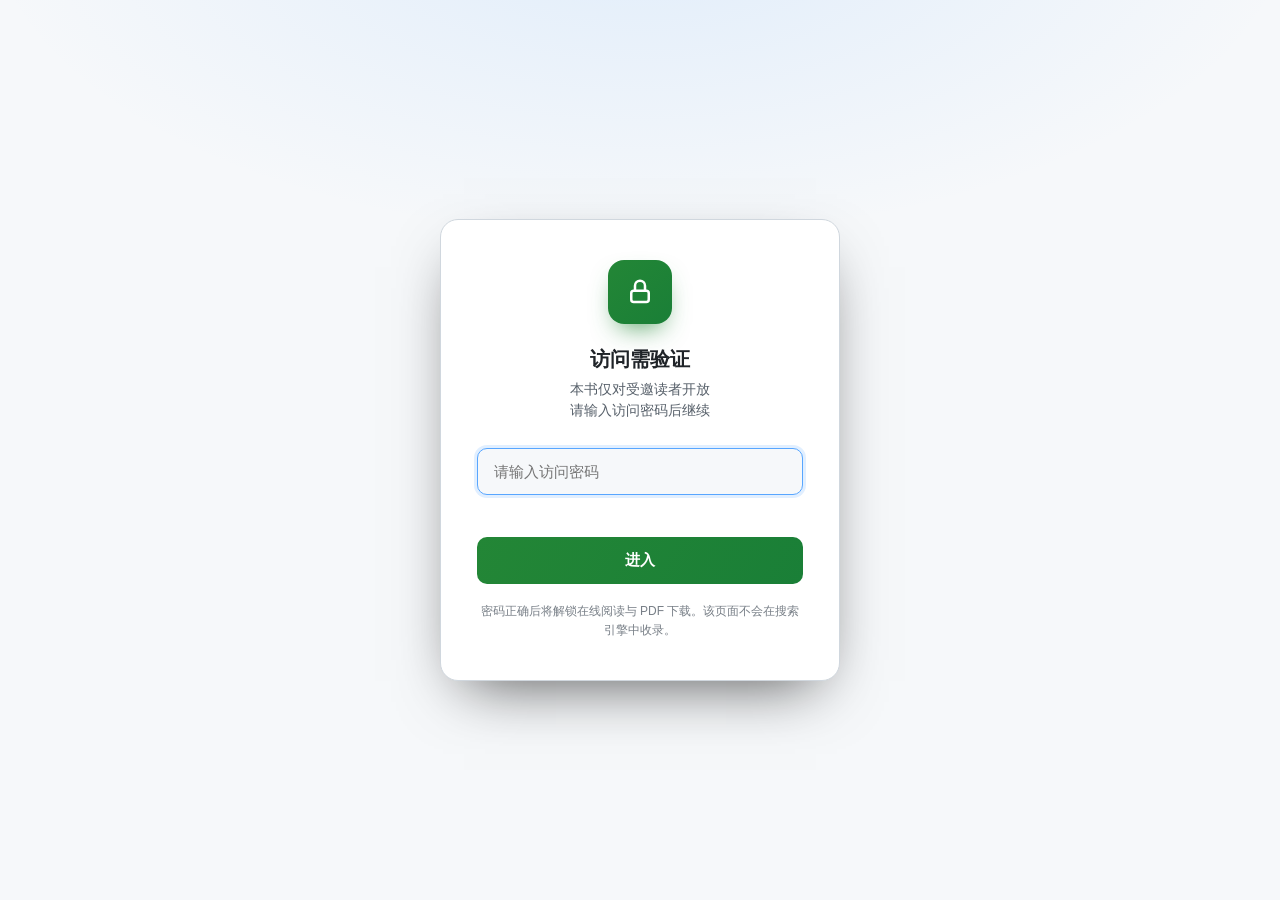
<file: index.html>
<!DOCTYPE html>
<html lang="zh-CN">
<head>
<meta charset="UTF-8">
<meta name="viewport" content="width=device-width, initial-scale=1.0">
<title>访问验证 · Build a Reasoning Model</title>
<meta name="robots" content="noindex, nofollow">
<style>
  :root{
    --bg:#0d1117; --card:#161b22; --border:#30363d; --fg:#e6edf3;
    --muted:#8b949e; --accent:#58a6ff; --accent2:#3fb950; --pdf:#f85149; --err:#f85149;
  }
  *{box-sizing:border-box;margin:0;padding:0}
  body{font-family:-apple-system,BlinkMacSystemFont,"Segoe UI","PingFang SC","Microsoft YaHei",Roboto,Helvetica,Arial,sans-serif;
    background:radial-gradient(1100px 550px at 50% -10%, rgba(88,166,255,.14), transparent 60%), var(--bg);
    color:var(--fg);min-height:100vh;display:flex;align-items:center;justify-content:center;padding:24px;}
  .gate{width:100%;max-width:400px;background:var(--card);border:1px solid var(--border);border-radius:18px;padding:40px 36px;text-align:center;
    box-shadow:0 24px 60px -24px rgba(0,0,0,.7)}
  .lock{width:64px;height:64px;margin:0 auto 22px;border-radius:16px;display:flex;align-items:center;justify-content:center;
    background:linear-gradient(135deg,#238636,#1a7f37);box-shadow:0 12px 26px -10px rgba(35,134,54,.8)}
  .lock svg{width:30px;height:30px;stroke:#fff;fill:none;stroke-width:2;stroke-linecap:round;stroke-linejoin:round}
  h1{font-size:20px;font-weight:700;margin-bottom:6px}
  p.sub{color:var(--muted);font-size:13.5px;margin-bottom:26px;line-height:1.6}
  form{display:flex;flex-direction:column;gap:12px}
  .field{position:relative}
  .field input{width:100%;padding:14px 16px;background:var(--bg);border:1px solid var(--border);border-radius:10px;color:var(--fg);
    font-size:15px;outline:none;transition:border-color .2s,box-shadow .2s}
  .field input:focus{border-color:var(--accent);box-shadow:0 0 0 3px rgba(88,166,255,.18)}
  button{width:100%;padding:14px;border:none;border-radius:10px;font-size:15px;font-weight:700;cursor:pointer;
    background:linear-gradient(120deg,#238636,#1a7f37);color:#fff;transition:transform .15s,box-shadow .2s}
  button:hover{background:linear-gradient(120deg,#2ea043,#238636);transform:translateY(-1px)}
  .err{color:var(--err);font-size:13px;min-height:18px;font-weight:600}
  .err+.err-slot{display:none}
  .hint{color:var(--muted);font-size:12px;margin-top:18px;line-height:1.6;opacity:.8}
  /* error shake */
  @keyframes shake{10%,90%{transform:translateX(-2px)}20%,80%{transform:translateX(4px)}30%,50%,70%{transform:translateX(-6px)}40%,60%{transform:translateX(6px)}}
  .shake{animation:shake .5s}
  /* post-login */
  .unlocked{display:none}
  .unlocked.on{display:block;animation:fadeIn .4s ease}
  @keyframes fadeIn{from{opacity:0;transform:translateY(8px)}to{opacity:1;transform:none}}
  .unlocked .ok{width:56px;height:56px;margin:0 auto 18px;border-radius:50%;display:flex;align-items:center;justify-content:center;
    background:linear-gradient(135deg,#2ea043,#238636);color:#fff;box-shadow:0 12px 26px -10px rgba(46,160,67,.9)}
  .unlocked h1{margin-bottom:18px}
  .unlocked .acts{display:flex;flex-direction:column;gap:12px}
  .unlocked a{display:block;padding:14px;border-radius:10px;text-decoration:none;font-weight:700;font-size:15px}
  .a-read{background:linear-gradient(120deg,#238636,#1a7f37);color:#fff}
  .a-read:hover{background:linear-gradient(120deg,#2ea043,#238636)}
  .a-pdf{background:var(--card);border:1px solid var(--border);color:var(--fg);display:flex;align-items:center;justify-content:center;gap:10px}
  .a-pdf:hover{border-color:var(--pdf);color:var(--pdf)}
  .pdf-tag{background:linear-gradient(135deg,var(--pdf),#b62324);color:#fff;font-weight:800;font-size:11px;border-radius:6px;padding:3px 7px;letter-spacing:.04em}
  .logout{background:none;border:1px solid var(--border);color:var(--muted);margin-top:16px;padding:10px;font-size:13px;border-radius:8px;cursor:pointer}
  .logout:hover{border-color:var(--err);color:var(--err);background:none}
  @media(prefers-color-scheme:light){
    :root{--bg:#f6f8fa;--card:#ffffff;--border:#d0d7de;--fg:#1f2328;--muted:#57606a}
  }
</style>
</head>
<body>
  <div class="gate">
    <!-- LOGIN STATE -->
    <div id="loginView">
      <div class="lock">
        <svg viewBox="0 0 24 24" stroke-width="2"><rect x="5" y="11" width="14" height="9" rx="2"/><path d="M8 11V7a4 4 0 0 1 8 0v4"/></svg>
      </div>
      <h1>访问需验证</h1>
      <p class="sub">本书仅对受邀读者开放<br>请输入访问密码后继续</p>
      <form id="form">
        <div class="field">
          <input type="password" id="pwd" placeholder="请输入访问密码" autocomplete="off" autofocus>
        </div>
        <div class="err" id="err"></div>
        <button type="submit">进入</button>
      </form>
      <p class="hint">密码正确后将解锁在线阅读与 PDF 下载。该页面不会在搜索引擎中收录。</p>
    </div>

    <!-- UNLOCKED STATE -->
    <div id="unlockedView" class="unlocked">
      <div class="ok">
        <svg width="28" height="28" viewBox="0 0 24 24" fill="none" stroke="currentColor" stroke-width="2.4" stroke-linecap="round" stroke-linejoin="round"><path d="M20 6 9 17l-5-5"/></svg>
      </div>
      <h1>验证通过 ✓</h1>
      <div class="acts">
        <a class="a-read" href="book.html">▶ 在线阅读本书</a>
        <a class="a-pdf" href="Build-a-Reasoning-Model-From-Scratch.pdf" download>
          <span class="pdf-tag">PDF</span> 下载全书 PDF · 29 MB
        </a>
      </div>
      <button class="logout" id="logoutBtn" type="button">退出并清除访问状态</button>
    </div>
  </div>

<script>
  const SESSION_KEY = "_rm_access";
  // SHA-256 of password "rmbook2026"
  const HASH = "313c92e692891912e7d84aa302d08ea117c91670f470313d79fc0168fa6b60e5";

  async function sha256Hex(s){
    const buf = await crypto.subtle.digest("SHA-256", new TextEncoder().encode(s));
    return [...new Uint8Array(buf)].map(b=>b.toString(16).padStart(2,"0")).join("");
  }
  async function verify(pwd){
    const h = await sha256Hex(pwd);
    let a=parseInt(HASH,16), b=parseInt(h,16), diff=a^b, ok=true;
    while(diff){ if(diff&1){ ok=false; break; } diff>>>=1; }  // constant-ish time
    return HASH === h && ok;
  }

  const $ = id=>document.getElementById(id);
  function showUnlocked(){
    $("loginView").style.display="none";
    $("unlockedView").classList.add("on");
  }

  $("form").addEventListener("submit", async e=>{
    e.preventDefault();
    const box=$("pwd"), err=$("err"), pwd=box.value;
    err.textContent="";
    if(!pwd){ box.classList.remove("shake"); void box.offsetWidth; box.classList.add("shake"); box.focus(); return; }
    if(await verify(pwd)){
      sessionStorage.setItem(SESSION_KEY,"1");
      $("form").style.display="none";
      showUnlocked();
    }else{
      err.textContent="密码错误，请重试";
      box.value="";
      box.classList.remove("shake"); void box.offsetWidth; box.classList.add("shake");
      box.focus();
    }
  });

  $("logoutBtn").addEventListener("click", ()=>{
    sessionStorage.removeItem(SESSION_KEY);
    location.reload();
  });

  // auto-unlock if already authorized this session
  if(sessionStorage.getItem(SESSION_KEY)==="1") showUnlocked();
</script>
</body>
</html>
</file>
